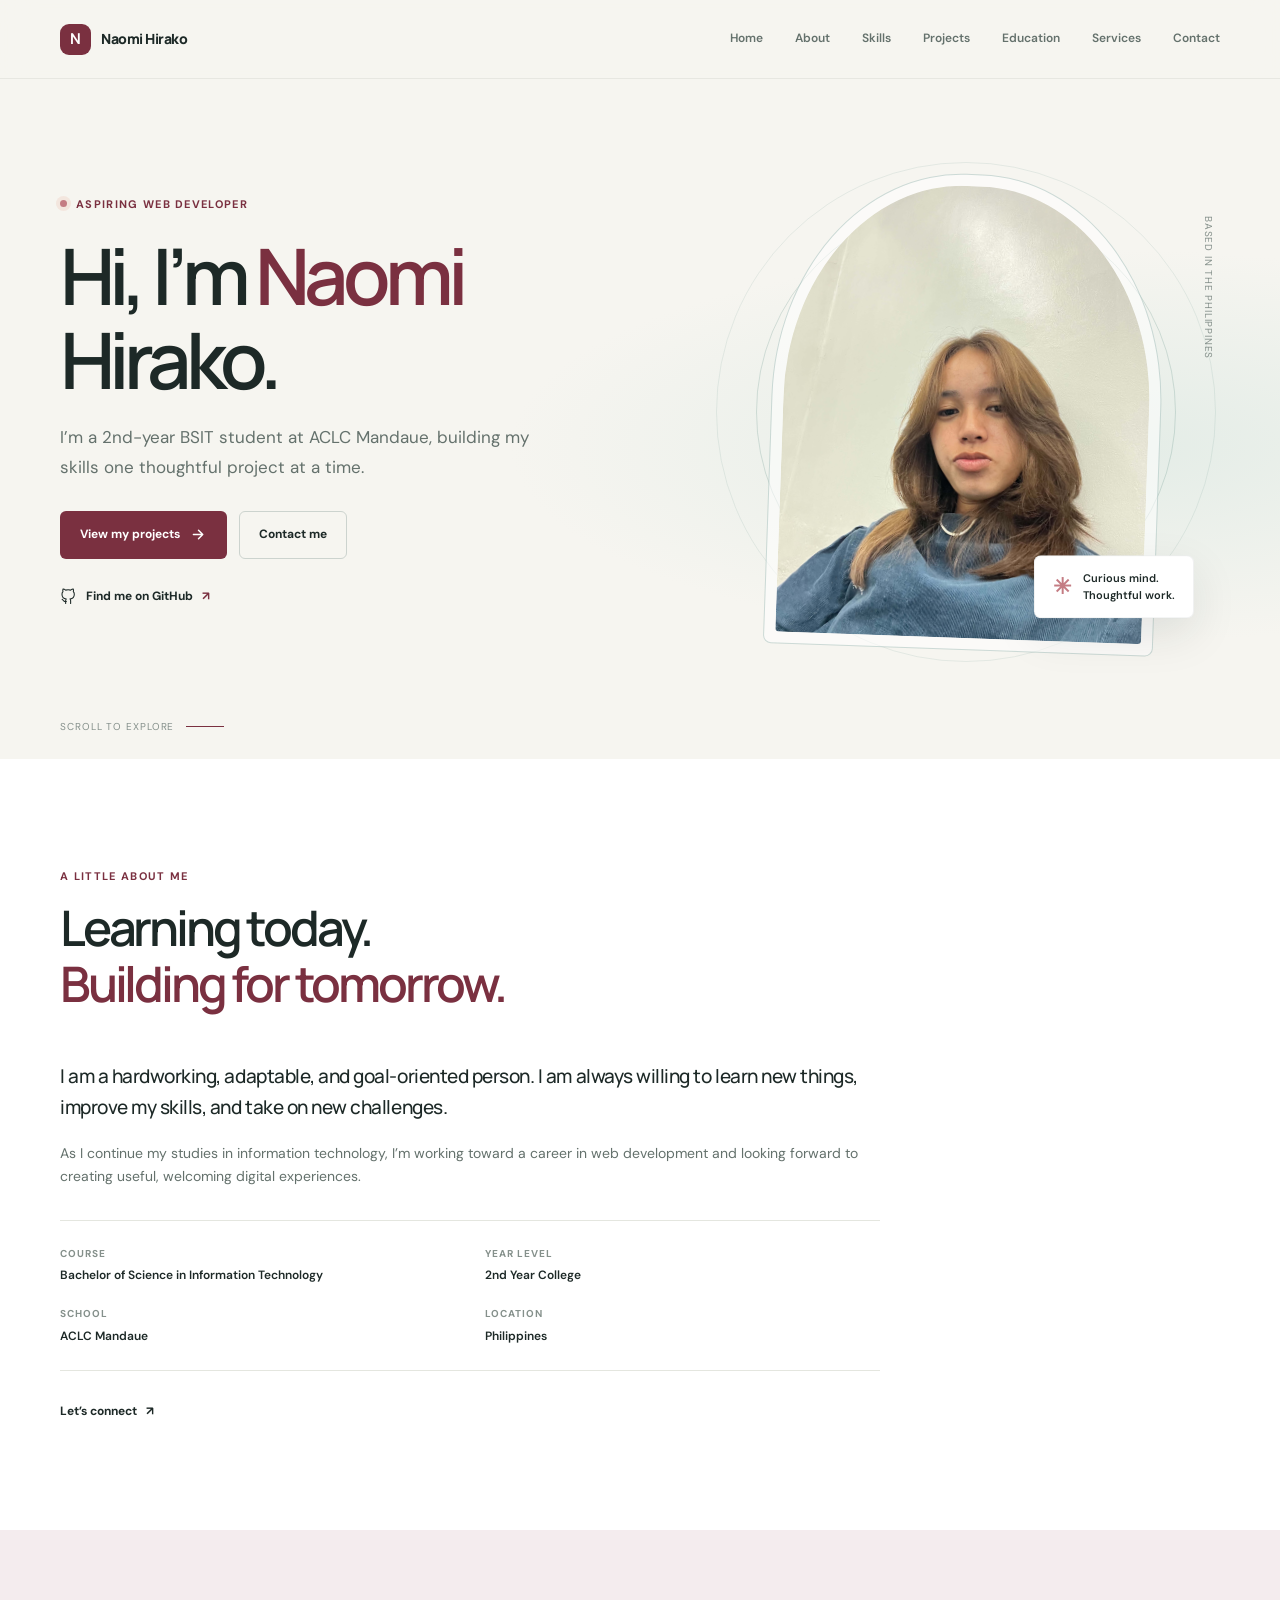
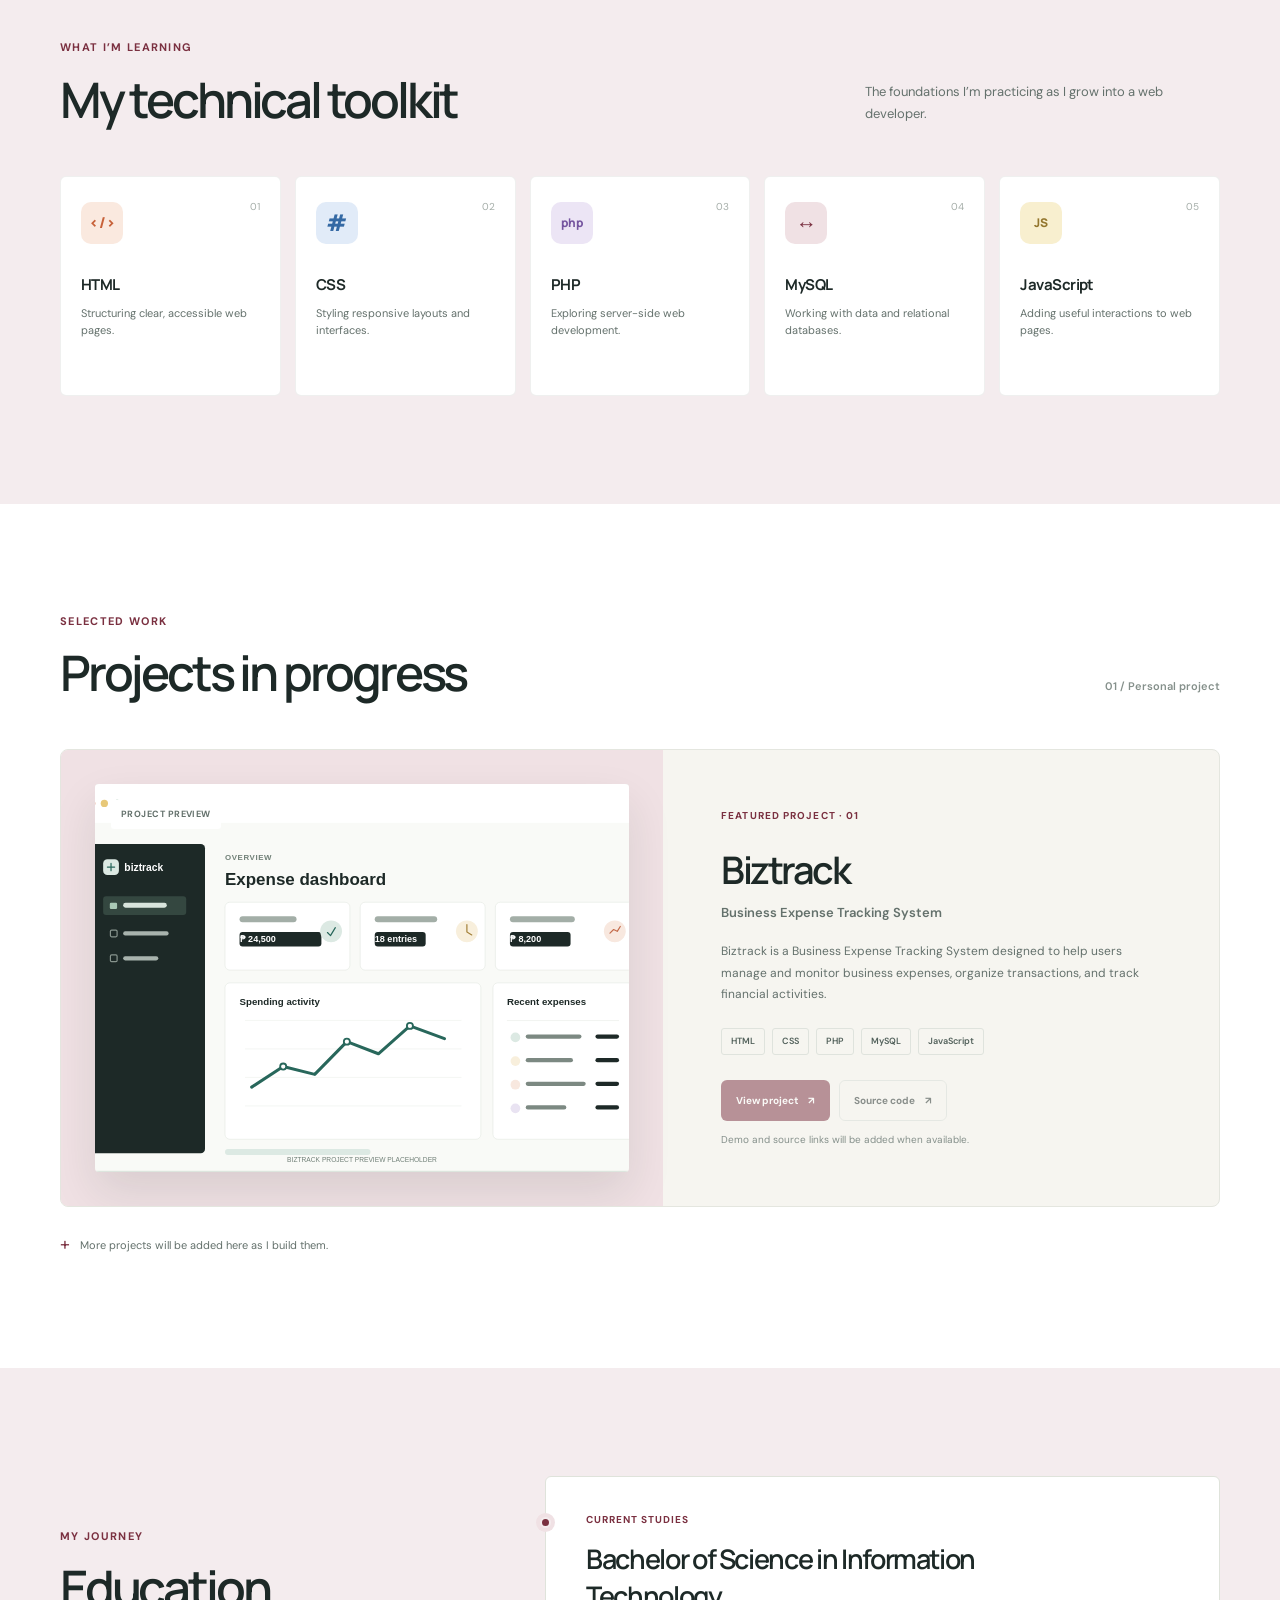
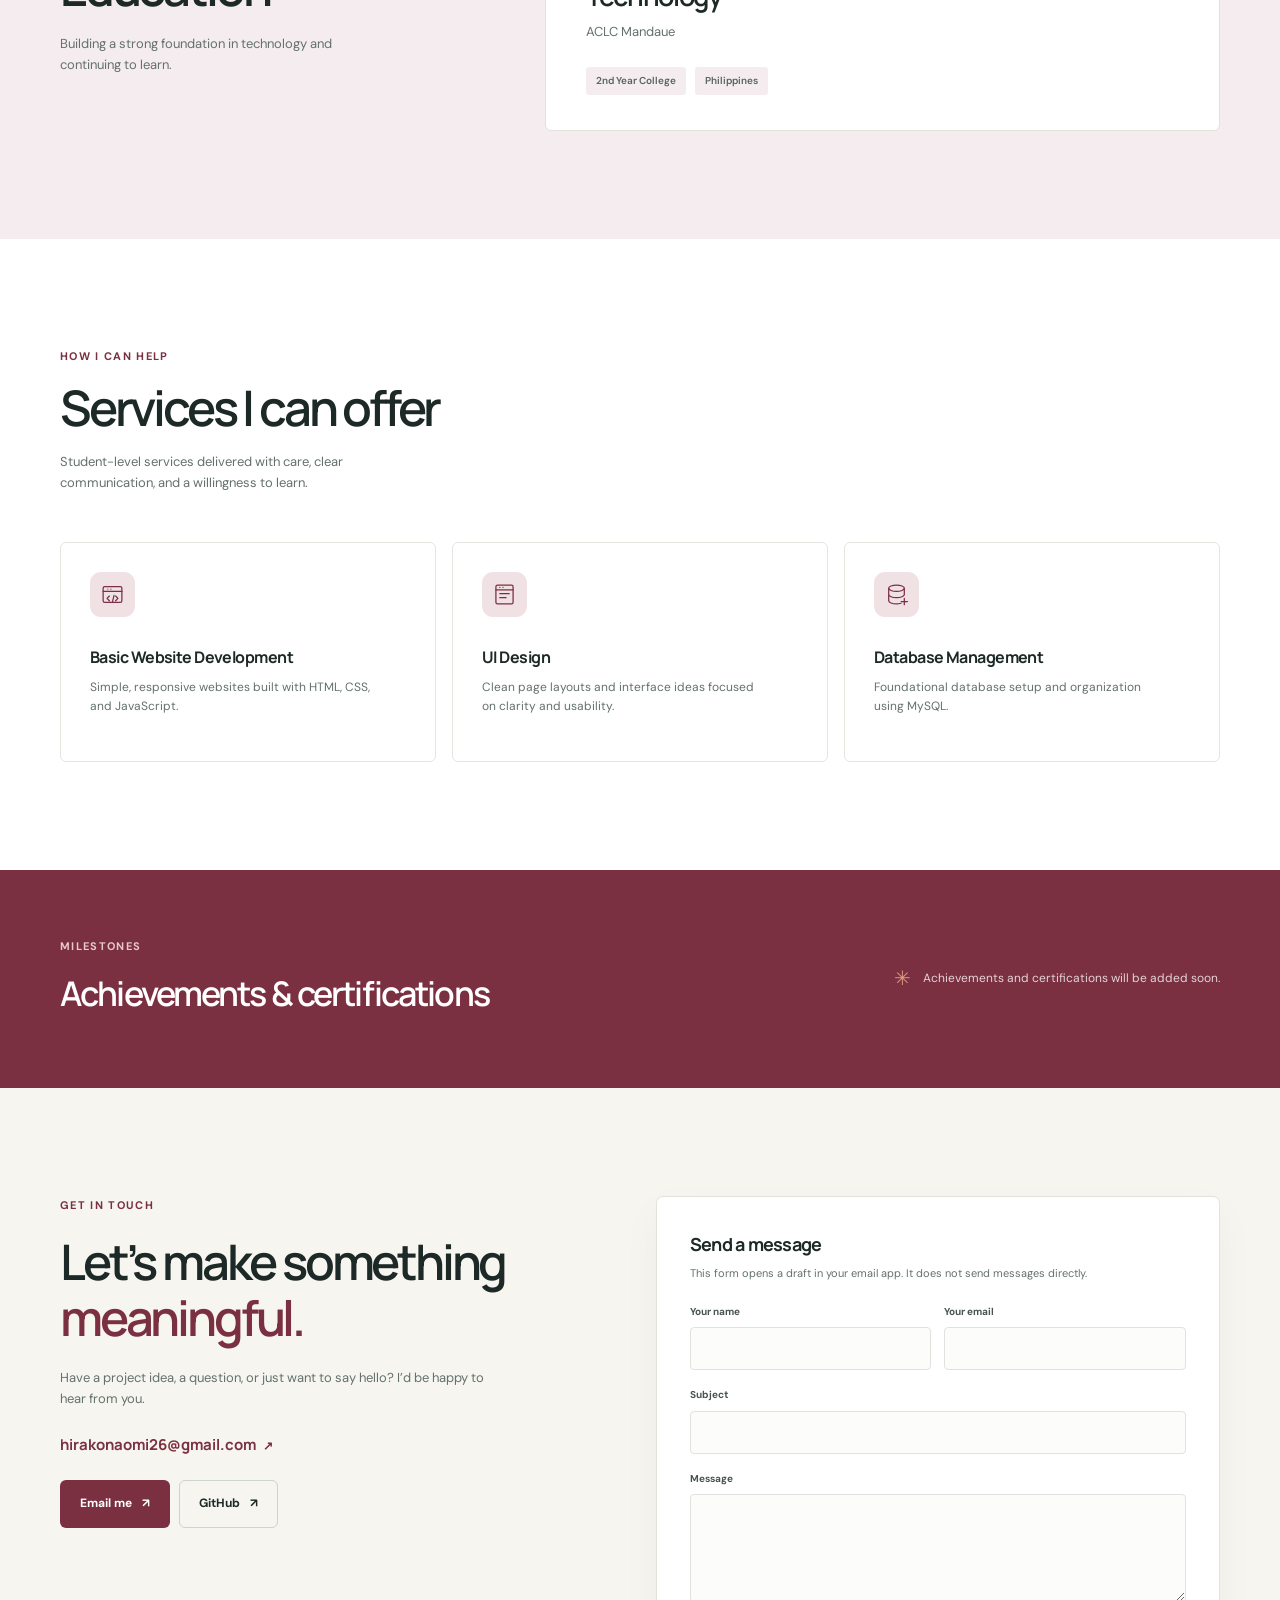
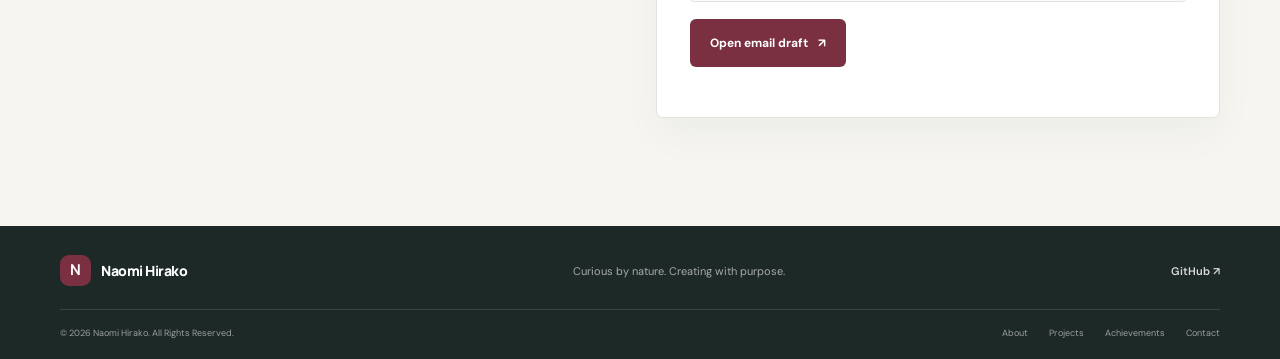
<file: portfolio/index.html>
<!doctype html>
<html lang="en">
  <head>
    <meta charset="utf-8" />
    <meta name="viewport" content="width=device-width, initial-scale=1" />
    <meta
      name="description"
      content="Naomi Hirako is an aspiring web developer and 2nd-year BSIT student at ACLC Mandaue."
    />
    <meta name="theme-color" content="#f6f5f0" />
    <title>Naomi Hirako — Aspiring Web Developer</title>
    <link rel="preconnect" href="https://fonts.googleapis.com" />
    <link rel="preconnect" href="https://fonts.gstatic.com" crossorigin />
    <link
      href="https://fonts.googleapis.com/css2?family=DM+Sans:wght@400;500;600;700&family=Manrope:wght@400;500;600;700;800&display=swap"
      rel="stylesheet"
    />
    <link rel="stylesheet" href="style.css" />
    <script src="script.js" defer></script>
  </head>
  <body>
    <a class="skip-link" href="#main">Skip to content</a>

    <header class="site-header">
      <nav class="nav container" aria-label="Main navigation">
        <a class="brand" href="#home" aria-label="Naomi Hirako, home">
          <span class="brand-mark" aria-hidden="true">N</span>
          <span>Naomi Hirako</span>
        </a>

        <button
          class="menu-toggle"
          type="button"
          aria-label="Open navigation menu"
          aria-expanded="false"
          aria-controls="primary-menu"
        >
          <span></span>
          <span></span>
        </button>

        <div class="nav-menu" id="primary-menu">
          <a class="nav-link" href="#home">Home</a>
          <a class="nav-link" href="#about">About</a>
          <a class="nav-link" href="#skills">Skills</a>
          <a class="nav-link" href="#projects">Projects</a>
          <a class="nav-link" href="#education">Education</a>
          <a class="nav-link" href="#services">Services</a>
          <a class="nav-link" href="#contact">Contact</a>
        </div>
      </nav>
    </header>

    <main id="main">
      <section class="hero section-shell" id="home" aria-labelledby="hero-title">
        <div class="hero-grid container">
          <div class="hero-copy">
            <p class="eyebrow"><span class="status-dot"></span> Aspiring Web Developer</p>
            <h1 id="hero-title">Hi, I’m <span>Naomi</span> Hirako.</h1>
            <p class="hero-lead">
              I’m a 2nd-year BSIT student at ACLC Mandaue, building my skills one thoughtful
              project at a time.
            </p>
            <div class="hero-actions">
              <a class="button button-primary" href="#projects">
                View my projects
                <svg viewBox="0 0 20 20" aria-hidden="true">
                  <path d="M4 10h11M10 5l5 5-5 5" />
                </svg>
              </a>
              <a class="button button-outline" href="#contact">Contact me</a>
            </div>
            <a
              class="text-link hero-github"
              href="https://github.com/mingkaymingaw"
              target="_blank"
              rel="noopener noreferrer"
            >
              <svg viewBox="0 0 24 24" aria-hidden="true">
                <path
                  d="M9 19c-4.3 1.4-4.3-2.5-6-3m12 6v-3.9a3.4 3.4 0 0 0-.9-2.7c3-.3 6.1-1.5 6.1-6.7a5.2 5.2 0 0 0-1.4-3.6 4.8 4.8 0 0 0-.1-3.6S17.5 1.2 15 3a13.2 13.2 0 0 0-7 0C5.5 1.2 4.3 1.5 4.3 1.5a4.8 4.8 0 0 0-.1 3.6A5.2 5.2 0 0 0 2.8 8.7c0 5.2 3.1 6.4 6.1 6.7A3.4 3.4 0 0 0 8 18v4"
                />
              </svg>
              Find me on GitHub
              <span aria-hidden="true">↗</span>
            </a>
          </div>

          <div class="hero-visual">
            <div class="portrait-frame">
              <img
                class="portrait-image"
                src="assets/profile.png"
                alt="Naomi Hirako"
                width="480"
                height="560"
              />
              <div class="portrait-caption">
                <span class="caption-icon" aria-hidden="true">✳</span>
                <span>Curious mind.<br />Thoughtful work.</span>
              </div>
            </div>
            <span class="hero-orbit orbit-one" aria-hidden="true"></span>
            <span class="hero-orbit orbit-two" aria-hidden="true"></span>
            <span class="hero-note">Based in the Philippines</span>
          </div>
        </div>
        <a class="scroll-cue" href="#about">
          <span>Scroll to explore</span>
          <span class="scroll-line" aria-hidden="true"></span>
        </a>
      </section>

      <section class="section section-about" id="about" aria-labelledby="about-title">
        <div class="container">
          <div class="section-heading">
            <p class="eyebrow">A little about me</p>
            <h2 id="about-title">Learning today.<br /><span>Building for tomorrow.</span></h2>
          </div>
          <div class="about-grid">
            <div class="about-copy">
              <p class="about-intro">
                I am a hardworking, adaptable, and goal-oriented person. I am always willing to
                learn new things, improve my skills, and take on new challenges.
              </p>
              <p>
                As I continue my studies in information technology, I’m working toward a career
                in web development and looking forward to creating useful, welcoming digital
                experiences.
              </p>
              <div class="about-facts">
                <div class="fact">
                  <span class="fact-label">Course</span>
                  <span class="fact-value">Bachelor of Science in Information Technology</span>
                </div>
                <div class="fact">
                  <span class="fact-label">Year level</span>
                  <span class="fact-value">2nd Year College</span>
                </div>
                <div class="fact">
                  <span class="fact-label">School</span>
                  <span class="fact-value">ACLC Mandaue</span>
                </div>
                <div class="fact">
                  <span class="fact-label">Location</span>
                  <span class="fact-value">Philippines</span>
                </div>
              </div>
              <a class="text-link" href="#contact">
                Let’s connect <span aria-hidden="true">↗</span>
              </a>
            </div>
          </div>
        </div>
      </section>

      <section class="section section-tint" id="skills" aria-labelledby="skills-title">
        <div class="container">
          <div class="section-heading section-heading-row">
            <div>
              <p class="eyebrow">What I’m learning</p>
              <h2 id="skills-title">My technical toolkit</h2>
            </div>
            <p class="section-aside">
              The foundations I’m practicing as I grow into a web developer.
            </p>
          </div>
          <div class="skills-grid">
            <article class="skill-card">
              <span class="skill-number">01</span>
              <span class="skill-icon icon-orange" aria-hidden="true">&lt;/&gt;</span>
              <h3>HTML</h3>
              <p>Structuring clear, accessible web pages.</p>
            </article>
            <article class="skill-card">
              <span class="skill-number">02</span>
              <span class="skill-icon icon-blue" aria-hidden="true">#</span>
              <h3>CSS</h3>
              <p>Styling responsive layouts and interfaces.</p>
            </article>
            <article class="skill-card">
              <span class="skill-number">03</span>
              <span class="skill-icon icon-purple" aria-hidden="true">php</span>
              <h3>PHP</h3>
              <p>Exploring server-side web development.</p>
            </article>
            <article class="skill-card">
              <span class="skill-number">04</span>
              <span class="skill-icon icon-maroon" aria-hidden="true">↔</span>
              <h3>MySQL</h3>
              <p>Working with data and relational databases.</p>
            </article>
            <article class="skill-card">
              <span class="skill-number">05</span>
              <span class="skill-icon icon-yellow" aria-hidden="true">JS</span>
              <h3>JavaScript</h3>
              <p>Adding useful interactions to web pages.</p>
            </article>
          </div>
        </div>
      </section>

      <section class="section section-projects" id="projects" aria-labelledby="projects-title">
        <div class="container">
          <div class="section-heading section-heading-row">
            <div>
              <p class="eyebrow">Selected work</p>
              <h2 id="projects-title">Projects in progress</h2>
            </div>
            <span class="project-count">01 / Personal project</span>
          </div>

          <article class="project-card">
            <div class="project-preview">
              <img
                src="assets/biztrack-placeholder.svg"
                alt="Preview placeholder for the Biztrack business expense tracking system"
                width="960"
                height="640"
                loading="lazy"
              />
              <span class="preview-tag">Project preview</span>
            </div>
            <div class="project-details">
              <p class="project-kicker">Featured project · 01</p>
              <h3>Biztrack</h3>
              <p class="project-subtitle">Business Expense Tracking System</p>
              <p class="project-description">
                Biztrack is a Business Expense Tracking System designed to help users manage
                and monitor business expenses, organize transactions, and track financial
                activities.
              </p>
              <div class="tag-list" aria-label="Technologies used">
                <span>HTML</span><span>CSS</span><span>PHP</span><span>MySQL</span
                ><span>JavaScript</span>
              </div>
              <div class="project-actions">
                <button class="button button-primary" type="button" disabled title="Project demo link not provided">
                  View project <span aria-hidden="true">↗</span>
                </button>
                <button class="button button-quiet" type="button" disabled title="Source code link not provided">
                  Source code <span aria-hidden="true">↗</span>
                </button>
              </div>
              <p class="link-note">Demo and source links will be added when available.</p>
            </div>
          </article>
          <p class="project-maintenance-note">
            <span aria-hidden="true">+</span> More projects will be added here as I build them.
          </p>
        </div>
      </section>

      <section class="section section-tint" id="education" aria-labelledby="education-title">
        <div class="container education-layout">
          <div class="section-heading">
            <p class="eyebrow">My journey</p>
            <h2 id="education-title">Education</h2>
            <p class="section-aside">
              Building a strong foundation in technology and continuing to learn.
            </p>
          </div>
          <article class="education-card">
            <span class="education-marker" aria-hidden="true"></span>
            <p class="education-label">Current studies</p>
            <h3>Bachelor of Science in Information Technology</h3>
            <p class="education-school">ACLC Mandaue</p>
            <div class="education-meta">
              <span>2nd Year College</span>
              <span>Philippines</span>
            </div>
          </article>
        </div>
      </section>

      <section class="section section-services" id="services" aria-labelledby="services-title">
        <div class="container">
          <div class="section-heading">
            <p class="eyebrow">How I can help</p>
            <h2 id="services-title">Services I can offer</h2>
            <p class="section-aside">
              Student-level services delivered with care, clear communication, and a willingness
              to learn.
            </p>
          </div>
          <div class="services-grid">
            <article class="service-card">
              <span class="service-icon" aria-hidden="true">
                <svg viewBox="0 0 32 32"><rect x="4" y="6" width="24" height="20" rx="2" /><path d="M4 12h24M10 9h.01M14 9h.01M12 18l-3 3 3 3m8-6 3 3-3 3m-2-7-2 8" /></svg>
              </span>
              <h3>Basic Website Development</h3>
              <p>Simple, responsive websites built with HTML, CSS, and JavaScript.</p>
            </article>
            <article class="service-card">
              <span class="service-icon" aria-hidden="true">
                <svg viewBox="0 0 32 32"><rect x="5" y="4" width="22" height="24" rx="2" /><path d="M5 10h22M10 7h.01M14 7h.01M10 15h12M10 20h8" /></svg>
              </span>
              <h3>UI Design</h3>
              <p>Clean page layouts and interface ideas focused on clarity and usability.</p>
            </article>
            <article class="service-card">
              <span class="service-icon" aria-hidden="true">
                <svg viewBox="0 0 32 32"><ellipse cx="16" cy="8" rx="10" ry="4" /><path d="M6 8v8c0 2.2 4.5 4 10 4s10-1.8 10-4V8M6 16v8c0 2.2 4.5 4 10 4 2.1 0 4-.3 5.8-.8" /><path d="M26 21v8m-4-4h8" /></svg>
              </span>
              <h3>Database Management</h3>
              <p>Foundational database setup and organization using MySQL.</p>
            </article>
          </div>
        </div>
      </section>

      <section class="section section-achievements" id="achievements" aria-labelledby="achievements-title">
        <div class="container achievements-inner">
          <div>
            <p class="eyebrow">Milestones</p>
            <h2 id="achievements-title">Achievements &amp; certifications</h2>
          </div>
          <p class="achievement-placeholder">
            <span aria-hidden="true">✳</span>
            Achievements and certifications will be added soon.
          </p>
        </div>
      </section>

      <section class="section section-contact" id="contact" aria-labelledby="contact-title">
        <div class="container contact-layout">
          <div class="contact-copy">
            <p class="eyebrow">Get in touch</p>
            <h2 id="contact-title">Let’s make something <span>meaningful.</span></h2>
            <p>
              Have a project idea, a question, or just want to say hello? I’d be happy to hear
              from you.
            </p>
            <a class="contact-email" href="mailto:hirakonaomi26@gmail.com">
              hirakonaomi26@gmail.com <span aria-hidden="true">↗</span>
            </a>
            <div class="contact-socials">
              <a
                class="button button-light"
                href="mailto:hirakonaomi26@gmail.com"
              >Email me <span aria-hidden="true">↗</span></a>
              <a
                class="button button-contact-outline"
                href="https://github.com/mingkaymingaw"
                target="_blank"
                rel="noopener noreferrer"
              >GitHub <span aria-hidden="true">↗</span></a>
            </div>
          </div>
          <form class="contact-form" id="contact-form">
            <div class="form-heading">
              <h3>Send a message</h3>
              <p>This form opens a draft in your email app. It does not send messages directly.</p>
            </div>
            <div class="form-row">
              <label>
                <span>Your name</span>
                <input type="text" name="name" autocomplete="name" required />
              </label>
              <label>
                <span>Your email</span>
                <input type="email" name="email" autocomplete="email" required />
              </label>
            </div>
            <label>
              <span>Subject</span>
              <input type="text" name="subject" required />
            </label>
            <label>
              <span>Message</span>
              <textarea name="message" rows="4" required></textarea>
            </label>
            <button class="button button-primary form-submit" type="submit">
              Open email draft <span aria-hidden="true">↗</span>
            </button>
            <p class="form-feedback" id="form-feedback" role="status" aria-live="polite"></p>
          </form>
        </div>
      </section>
    </main>

    <footer class="site-footer">
      <div class="container footer-main">
        <a class="brand footer-brand" href="#home">
          <span class="brand-mark" aria-hidden="true">N</span>
          <span>Naomi Hirako</span>
        </a>
        <p>Curious by nature. Creating with purpose.</p>
        <a class="footer-github" href="https://github.com/mingkaymingaw" target="_blank" rel="noopener noreferrer">
          GitHub <span aria-hidden="true">↗</span>
        </a>
      </div>
      <div class="container footer-bottom">
        <span>© 2026 Naomi Hirako. All Rights Reserved.</span>
        <div class="footer-links">
          <a href="#about">About</a>
          <a href="#projects">Projects</a>
          <a href="#achievements">Achievements</a>
          <a href="#contact">Contact</a>
        </div>
      </div>
    </footer>
  </body>
</html>
</file>
<file: portfolio/style.css>
:root {
  color-scheme: light;
  --ink: #1d2927;
  --muted: #64716c;
  --soft-muted: #85908b;
  --paper: #f6f5f0;
  --white: #fff;
  --line: #e4e6df;
  --tint: #f4ecee;
  --accent: #7a3040;
  --accent-dark: #5d2230;
  --accent-soft: #f0e1e4;
  --coral: #c47c83;
  --font-body: "DM Sans", sans-serif;
  --font-display: "Manrope", sans-serif;
  --container: 1160px;
}

* {
  box-sizing: border-box;
}

html {
  scroll-behavior: smooth;
  scroll-padding-top: 88px;
}

body {
  margin: 0;
  background: var(--paper);
  color: var(--ink);
  font-family: var(--font-body);
  font-size: 15px;
  line-height: 1.65;
  -webkit-font-smoothing: antialiased;
}

body,
button,
input,
textarea {
  font-family: var(--font-body);
}

button,
a {
  -webkit-tap-highlight-color: transparent;
}

a {
  color: inherit;
  text-decoration: none;
}

button {
  color: inherit;
}

img,
svg {
  display: block;
}

img {
  max-width: 100%;
}

::selection {
  background: var(--accent-soft);
  color: var(--ink);
}

.container {
  width: min(var(--container), calc(100% - 64px));
  margin-inline: auto;
}

.skip-link {
  position: fixed;
  z-index: 20;
  top: 12px;
  left: 12px;
  padding: 10px 14px;
  transform: translateY(-150%);
  border-radius: 6px;
  background: var(--ink);
  color: var(--white);
}

.skip-link:focus {
  transform: translateY(0);
}

.site-header {
  position: sticky;
  z-index: 10;
  top: 0;
  border-bottom: 1px solid rgb(29 41 39 / 7%);
  background: rgb(246 245 240 / 94%);
  backdrop-filter: blur(16px);
}

.nav {
  display: flex;
  min-height: 78px;
  align-items: center;
  justify-content: space-between;
}

.brand {
  display: inline-flex;
  align-items: center;
  gap: 10px;
  font-family: var(--font-display);
  font-size: 14px;
  font-weight: 800;
  letter-spacing: -0.035em;
}

.brand-mark {
  display: grid;
  width: 31px;
  height: 31px;
  place-items: center;
  border-radius: 9px;
  background: var(--accent);
  color: var(--white);
  font-size: 15px;
  font-weight: 700;
}

.nav-menu {
  display: flex;
  align-items: center;
  gap: clamp(16px, 2.5vw, 32px);
}

.nav-link {
  color: var(--muted);
  font-size: 12px;
  font-weight: 600;
  transition: color 180ms ease;
}

.nav-link:hover,
.nav-link:focus-visible {
  color: var(--accent);
}

.menu-toggle {
  display: none;
}

.section-shell {
  position: relative;
}

.hero {
  min-height: 680px;
  overflow: hidden;
  padding: 88px 0 92px;
  background:
    radial-gradient(ellipse at 86% 54%, rgb(220 233 227 / 72%), transparent 38%),
    var(--paper);
}

.hero-grid {
  display: grid;
  min-height: 490px;
  grid-template-columns: 1.08fr 0.92fr;
  align-items: center;
  gap: 56px;
}

.hero-copy {
  position: relative;
  z-index: 1;
  padding-bottom: 16px;
}

.eyebrow {
  display: flex;
  align-items: center;
  gap: 9px;
  margin: 0 0 20px;
  color: var(--accent);
  font-size: 11px;
  font-weight: 700;
  letter-spacing: 0.12em;
  text-transform: uppercase;
}

.status-dot {
  width: 7px;
  height: 7px;
  border-radius: 50%;
  background: var(--coral);
  box-shadow: 0 0 0 4px rgb(217 123 94 / 12%);
}

h1,
h2,
h3,
p {
  margin-top: 0;
}

h1,
h2,
h3 {
  font-family: var(--font-display);
}

.hero h1 {
  max-width: 660px;
  margin-bottom: 22px;
  font-size: clamp(48px, 6.1vw, 78px);
  font-weight: 600;
  letter-spacing: -0.075em;
  line-height: 1.08;
}

.hero h1 span,
.section-heading h2 span,
.contact-copy h2 span {
  color: var(--accent);
}

.hero-lead {
  max-width: 490px;
  margin-bottom: 28px;
  color: var(--muted);
  font-size: 17px;
  line-height: 1.75;
}

.hero-actions,
.project-actions,
.contact-socials {
  display: flex;
  flex-wrap: wrap;
  align-items: center;
  gap: 12px;
}

.button {
  display: inline-flex;
  min-height: 48px;
  align-items: center;
  justify-content: center;
  gap: 10px;
  padding: 0 19px;
  border: 1px solid transparent;
  border-radius: 6px;
  cursor: pointer;
  font-size: 12px;
  font-weight: 700;
  transition:
    background 180ms ease,
    border-color 180ms ease,
    color 180ms ease,
    transform 180ms ease;
}

.button:not(:disabled):hover {
  transform: translateY(-2px);
}

.button svg {
  width: 17px;
  height: 17px;
  fill: none;
  stroke: currentColor;
  stroke-linecap: round;
  stroke-linejoin: round;
  stroke-width: 1.7;
}

.button-primary {
  background: var(--accent);
  color: var(--white);
}

.button-primary:hover,
.button-primary:focus-visible {
  background: var(--accent-dark);
}

.button-outline {
  border-color: #ccd3ce;
  background: transparent;
  color: var(--ink);
}

.button-outline:hover,
.button-outline:focus-visible {
  border-color: var(--accent);
  color: var(--accent);
}

.hero-github {
  margin-top: 28px;
}

.text-link {
  display: inline-flex;
  align-items: center;
  gap: 9px;
  color: var(--ink);
  font-size: 12px;
  font-weight: 700;
  transition: color 180ms ease;
}

.text-link:hover,
.text-link:focus-visible {
  color: var(--accent);
}

.hero-github svg {
  width: 17px;
  height: 17px;
  fill: none;
  stroke: currentColor;
  stroke-linecap: round;
  stroke-linejoin: round;
  stroke-width: 1.5;
}

.hero-github > span {
  color: var(--accent);
}

.hero-visual {
  position: relative;
  display: grid;
  min-height: 480px;
  place-items: center;
}

.portrait-frame {
  position: relative;
  z-index: 1;
  width: min(390px, 84%);
  aspect-ratio: 0.82;
  padding: 11px;
  border: 1px solid rgb(40 103 91 / 22%);
  border-radius: 48% 48% 8px 8px;
  background: rgb(255 255 255 / 54%);
  transform: rotate(2deg);
}

.portrait-image {
  width: 100%;
  height: 100%;
  border-radius: 48% 48% 4px 4px;
  object-fit: cover;
}

.portrait-caption {
  position: absolute;
  right: -40px;
  bottom: 36px;
  display: flex;
  align-items: center;
  gap: 12px;
  padding: 14px 18px;
  border: 1px solid rgb(29 41 39 / 6%);
  border-radius: 7px;
  background: var(--white);
  box-shadow: 0 16px 45px rgb(29 41 39 / 10%);
  font-size: 11px;
  font-weight: 600;
  line-height: 1.5;
  transform: rotate(-2deg);
}

.caption-icon {
  color: var(--coral);
  font-size: 22px;
}

.hero-orbit {
  position: absolute;
  border: 1px solid rgb(40 103 91 / 17%);
  border-radius: 50%;
}

.orbit-one {
  width: 420px;
  height: 420px;
}

.orbit-two {
  width: 500px;
  height: 500px;
  border-color: rgb(40 103 91 / 9%);
}

.hero-note {
  position: absolute;
  top: 44px;
  right: 4px;
  color: var(--soft-muted);
  font-size: 10px;
  letter-spacing: 0.08em;
  text-transform: uppercase;
  writing-mode: vertical-rl;
}

.scroll-cue {
  position: absolute;
  bottom: 24px;
  left: max(32px, calc((100% - var(--container)) / 2));
  display: flex;
  align-items: center;
  gap: 12px;
  color: var(--soft-muted);
  font-size: 10px;
  letter-spacing: 0.09em;
  text-transform: uppercase;
}

.scroll-line {
  width: 38px;
  height: 1px;
  background: var(--accent);
}

.section {
  padding: 108px 0;
}

.section-about {
  background: var(--white);
}

.section-heading {
  margin-bottom: 48px;
}

.section-heading .eyebrow {
  margin-bottom: 15px;
}

.section-heading h2,
.contact-copy h2 {
  margin-bottom: 0;
  font-size: clamp(34px, 4vw, 49px);
  font-weight: 600;
  letter-spacing: -0.065em;
  line-height: 1.15;
}

.about-grid {
  display: grid;
  grid-template-columns: minmax(0, 1fr);
}

.about-copy {
  max-width: 820px;
}

.about-copy > p {
  margin-bottom: 18px;
  color: var(--muted);
  font-size: 14px;
}

.about-copy .about-intro {
  color: var(--ink);
  font-family: var(--font-display);
  font-size: 19px;
  font-weight: 500;
  letter-spacing: -0.025em;
  line-height: 1.65;
}

.about-facts {
  display: grid;
  grid-template-columns: 1fr 1fr;
  gap: 22px 30px;
  margin: 32px 0 27px;
  padding: 25px 0;
  border-top: 1px solid var(--line);
  border-bottom: 1px solid var(--line);
}

.fact {
  display: grid;
  gap: 4px;
}

.fact-label {
  color: var(--soft-muted);
  font-size: 10px;
  font-weight: 700;
  letter-spacing: 0.1em;
  text-transform: uppercase;
}

.fact-value {
  color: var(--ink);
  font-size: 12px;
  font-weight: 600;
  line-height: 1.5;
}

.section-tint {
  background: var(--tint);
}

.section-heading-row {
  display: flex;
  align-items: end;
  justify-content: space-between;
  gap: 30px;
}

.section-aside {
  max-width: 355px;
  margin: 0 0 4px;
  color: var(--muted);
  font-size: 13px;
}

.skills-grid {
  display: grid;
  grid-template-columns: repeat(5, 1fr);
  gap: 14px;
}

.skill-card {
  position: relative;
  min-height: 220px;
  padding: 25px 20px;
  border: 1px solid rgb(29 41 39 / 7%);
  border-radius: 6px;
  background: var(--white);
  transition:
    transform 180ms ease,
    box-shadow 180ms ease;
}

.skill-card:hover {
  transform: translateY(-4px);
  box-shadow: 0 16px 36px rgb(29 41 39 / 7%);
}

.skill-number {
  position: absolute;
  top: 22px;
  right: 20px;
  color: #a4ada8;
  font-size: 10px;
}

.skill-icon {
  display: grid;
  width: 42px;
  height: 42px;
  place-items: center;
  margin-bottom: 29px;
  border-radius: 10px;
  font-family: var(--font-display);
  font-size: 15px;
  font-weight: 800;
}

.icon-orange {
  background: #fae9df;
  color: #c76139;
}

.icon-blue {
  background: #e1ebf8;
  color: #3469a4;
  font-size: 23px;
}

.icon-purple {
  background: #ece5f5;
  color: #7656a0;
  font-size: 12px;
}

.icon-maroon {
  background: var(--accent-soft);
  color: var(--accent);
  font-size: 21px;
}

.icon-yellow {
  background: #f8efcf;
  color: #93762d;
  font-size: 12px;
}

.skill-card h3,
.service-card h3 {
  margin-bottom: 7px;
  font-size: 15px;
  font-weight: 700;
  letter-spacing: -0.035em;
}

.skill-card p,
.service-card p {
  margin-bottom: 0;
  color: var(--muted);
  font-size: 11px;
  line-height: 1.6;
}

.section-projects {
  background: var(--white);
}

.project-count {
  margin-bottom: 6px;
  color: var(--soft-muted);
  font-size: 11px;
  font-weight: 600;
}

.project-card {
  display: grid;
  grid-template-columns: 1.04fr 0.96fr;
  overflow: hidden;
  border: 1px solid var(--line);
  border-radius: 8px;
  background: var(--paper);
}

.project-preview {
  position: relative;
  min-height: 425px;
  padding: 34px;
  background: var(--accent-soft);
}

.project-preview img {
  width: 100%;
  height: 100%;
  min-height: 355px;
  border-radius: 4px;
  object-fit: cover;
  box-shadow: 0 20px 46px rgb(29 41 39 / 11%);
}

.preview-tag {
  position: absolute;
  top: 50px;
  left: 50px;
  padding: 7px 10px;
  border-radius: 3px;
  background: var(--white);
  color: var(--muted);
  font-size: 9px;
  font-weight: 700;
  letter-spacing: 0.05em;
  text-transform: uppercase;
}

.project-details {
  display: flex;
  flex-direction: column;
  align-items: flex-start;
  justify-content: center;
  padding: clamp(30px, 5vw, 58px);
}

.project-kicker {
  margin-bottom: 13px;
  color: var(--accent);
  font-size: 10px;
  font-weight: 700;
  letter-spacing: 0.11em;
  text-transform: uppercase;
}

.project-details h3 {
  margin-bottom: 1px;
  font-size: 38px;
  font-weight: 600;
  letter-spacing: -0.065em;
}

.project-subtitle {
  margin-bottom: 18px;
  color: var(--muted);
  font-size: 13px;
  font-weight: 600;
}

.project-description {
  margin-bottom: 22px;
  color: var(--muted);
  font-size: 12px;
  line-height: 1.8;
}

.tag-list {
  display: flex;
  flex-wrap: wrap;
  gap: 7px;
  margin-bottom: 25px;
}

.tag-list span {
  padding: 5px 9px;
  border: 1px solid #dfe3dd;
  border-radius: 3px;
  color: #52615b;
  font-size: 9px;
  font-weight: 600;
}

.project-actions {
  gap: 9px;
}

.project-actions .button {
  min-height: 41px;
  padding-inline: 14px;
  font-size: 10px;
}

.button:disabled {
  cursor: not-allowed;
  opacity: 0.5;
}

.button-quiet {
  border-color: #d6dcd7;
  background: transparent;
  color: var(--ink);
}

.link-note {
  margin: 11px 0 0;
  color: var(--soft-muted);
  font-size: 10px;
}

.project-maintenance-note {
  display: flex;
  align-items: center;
  gap: 10px;
  margin: 23px 0 0;
  color: var(--muted);
  font-size: 11px;
}

.project-maintenance-note span {
  color: var(--accent);
  font-size: 18px;
}

.education-layout {
  display: grid;
  grid-template-columns: 0.75fr 1.25fr;
  align-items: center;
  gap: 80px;
}

.education-layout .section-heading {
  margin-bottom: 0;
}

.education-layout .section-aside {
  max-width: 310px;
  margin-top: 16px;
}

.education-card {
  position: relative;
  padding: 35px 40px;
  border: 1px solid #dfe3db;
  border-radius: 6px;
  background: var(--white);
}

.education-marker {
  position: absolute;
  top: 40px;
  left: -6px;
  width: 11px;
  height: 11px;
  border: 2px solid var(--tint);
  border-radius: 50%;
  background: var(--accent);
  box-shadow: 0 0 0 4px var(--accent-soft);
}

.education-label {
  margin-bottom: 13px;
  color: var(--accent);
  font-size: 10px;
  font-weight: 700;
  letter-spacing: 0.1em;
  text-transform: uppercase;
}

.education-card h3 {
  max-width: 480px;
  margin-bottom: 7px;
  font-size: clamp(20px, 2.6vw, 27px);
  font-weight: 600;
  letter-spacing: -0.05em;
  line-height: 1.35;
}

.education-school {
  margin-bottom: 24px;
  color: var(--muted);
  font-size: 13px;
}

.education-meta {
  display: flex;
  flex-wrap: wrap;
  gap: 9px;
}

.education-meta span {
  padding: 6px 10px;
  border-radius: 3px;
  background: var(--tint);
  color: #57645e;
  font-size: 10px;
  font-weight: 600;
}

.section-services {
  background: var(--white);
}

.section-services .section-heading {
  max-width: 620px;
}

.section-services .section-aside {
  margin-top: 14px;
}

.services-grid {
  display: grid;
  grid-template-columns: repeat(3, 1fr);
  gap: 16px;
}

.service-card {
  min-height: 220px;
  padding: 29px;
  border: 1px solid var(--line);
  border-radius: 6px;
  transition:
    border-color 180ms ease,
    transform 180ms ease;
}

.service-card:hover {
  transform: translateY(-3px);
  border-color: #caa3aa;
}

.service-icon {
  display: grid;
  width: 45px;
  height: 45px;
  place-items: center;
  margin-bottom: 27px;
  border-radius: 11px;
  background: var(--accent-soft);
  color: var(--accent);
}

.service-icon svg {
  width: 25px;
  height: 25px;
  fill: none;
  stroke: currentColor;
  stroke-linecap: round;
  stroke-linejoin: round;
  stroke-width: 1.6;
}

.service-card h3 {
  margin-bottom: 8px;
  font-size: 16px;
}

.service-card p {
  max-width: 280px;
  font-size: 12px;
}

.section-achievements {
  padding: 67px 0;
  background: var(--accent);
  color: var(--white);
}

.achievements-inner {
  display: flex;
  align-items: center;
  justify-content: space-between;
  gap: 40px;
}

.section-achievements .eyebrow {
  margin-bottom: 10px;
  color: #e8c8ce;
}

.section-achievements h2 {
  margin: 0;
  font-size: clamp(24px, 3vw, 34px);
  font-weight: 600;
  letter-spacing: -0.055em;
}

.achievement-placeholder {
  display: flex;
  align-items: center;
  gap: 12px;
  margin: 0;
  color: rgb(255 255 255 / 79%);
  font-size: 12px;
}

.achievement-placeholder span {
  color: #d99a7c;
  font-size: 20px;
}

.section-contact {
  background: var(--paper);
}

.contact-layout {
  display: grid;
  grid-template-columns: 0.92fr 1.08fr;
  align-items: start;
  gap: clamp(50px, 9vw, 115px);
}

.contact-copy h2 {
  max-width: 480px;
  margin-bottom: 20px;
}

.contact-copy > p:not(.eyebrow) {
  max-width: 430px;
  margin-bottom: 24px;
  color: var(--muted);
  font-size: 13px;
}

.contact-email {
  display: inline-block;
  margin-bottom: 22px;
  color: var(--accent);
  font-family: var(--font-display);
  font-size: 15px;
  font-weight: 700;
}

.contact-email span {
  margin-left: 4px;
  font-size: 12px;
}

.contact-socials {
  gap: 9px;
}

.button-light {
  background: var(--accent);
  color: var(--white);
}

.button-contact-outline {
  border-color: #cbd4ce;
  color: var(--ink);
}

.button-contact-outline:hover {
  border-color: var(--accent);
  color: var(--accent);
}

.contact-form {
  display: grid;
  gap: 17px;
  padding: 33px;
  border: 1px solid #e1e3dc;
  border-radius: 7px;
  background: var(--white);
  box-shadow: 0 16px 40px rgb(29 41 39 / 4%);
}

.form-heading h3 {
  margin-bottom: 5px;
  font-size: 18px;
  font-weight: 700;
  letter-spacing: -0.04em;
}

.form-heading p {
  max-width: 440px;
  margin-bottom: 4px;
  color: var(--muted);
  font-size: 11px;
}

.form-row {
  display: grid;
  grid-template-columns: 1fr 1fr;
  gap: 13px;
}

.contact-form label {
  display: grid;
  gap: 7px;
  color: #47544e;
  font-size: 10px;
  font-weight: 700;
}

.contact-form input,
.contact-form textarea {
  width: 100%;
  border: 1px solid #dfe3dd;
  border-radius: 4px;
  outline: none;
  background: #fcfcfa;
  color: var(--ink);
  font-size: 12px;
  font-weight: 400;
  transition: border-color 160ms ease, box-shadow 160ms ease;
}

.contact-form input {
  height: 43px;
  padding: 0 12px;
}

.contact-form textarea {
  min-height: 108px;
  padding: 11px 12px;
  resize: vertical;
}

.contact-form input:focus,
.contact-form textarea:focus {
  border-color: var(--accent);
  box-shadow: 0 0 0 3px rgb(40 103 91 / 10%);
}

.form-submit {
  justify-self: start;
}

.form-feedback {
  margin: -7px 0 0;
  color: var(--muted);
  font-size: 11px;
}

.site-footer {
  padding: 29px 0 18px;
  background: #1d2927;
  color: var(--white);
}

.footer-main,
.footer-bottom {
  display: flex;
  align-items: center;
  justify-content: space-between;
  gap: 24px;
}

.footer-main {
  padding-bottom: 23px;
  border-bottom: 1px solid rgb(255 255 255 / 13%);
}

.footer-brand {
  color: var(--white);
}

.footer-main > p {
  margin: 0;
  color: rgb(255 255 255 / 61%);
  font-size: 11px;
}

.footer-github {
  color: rgb(255 255 255 / 83%);
  font-size: 11px;
  font-weight: 600;
}

.footer-github:hover,
.footer-links a:hover {
  color: #e8c8ce;
}

.footer-bottom {
  padding-top: 16px;
  color: rgb(255 255 255 / 56%);
  font-size: 9px;
}

.footer-links {
  display: flex;
  gap: 21px;
}

.footer-links a {
  transition: color 180ms ease;
}

:focus-visible {
  outline: 3px solid #df986e;
  outline-offset: 3px;
}

@media (max-width: 900px) {
  .container {
    width: min(var(--container), calc(100% - 48px));
  }

  .nav-menu {
    gap: 16px;
  }

  .nav-link {
    font-size: 11px;
  }

  .hero-grid {
    gap: 25px;
  }

  .hero-visual {
    min-height: 420px;
  }

  .portrait-frame {
    width: min(340px, 86%);
  }

  .orbit-one {
    width: 360px;
    height: 360px;
  }

  .orbit-two {
    width: 420px;
    height: 420px;
  }

  .skills-grid {
    grid-template-columns: repeat(3, 1fr);
  }

  .skill-card {
    min-height: 190px;
  }

  .about-grid {
    gap: 55px;
  }

  .project-card {
    grid-template-columns: 1fr 1fr;
  }

  .project-preview {
    min-height: 390px;
    padding: 24px;
  }

  .project-preview img {
    min-height: 340px;
  }

  .preview-tag {
    top: 39px;
    left: 39px;
  }

  .education-layout {
    gap: 45px;
  }
}

@media (max-width: 700px) {
  html {
    scroll-padding-top: 72px;
  }

  .container {
    width: min(var(--container), calc(100% - 40px));
  }

  .nav {
    min-height: 68px;
  }

  .menu-toggle {
    display: flex;
    width: 42px;
    height: 42px;
    flex-direction: column;
    align-items: center;
    justify-content: center;
    gap: 6px;
    border: 1px solid var(--line);
    border-radius: 5px;
    background: transparent;
    cursor: pointer;
  }

  .menu-toggle span {
    width: 17px;
    height: 1.5px;
    background: var(--ink);
    transition: transform 160ms ease;
  }

  .menu-toggle[aria-expanded="true"] span:first-child {
    transform: translateY(3.75px) rotate(45deg);
  }

  .menu-toggle[aria-expanded="true"] span:last-child {
    transform: translateY(-3.75px) rotate(-45deg);
  }

  .nav-menu {
    position: absolute;
    top: calc(100% + 1px);
    right: 0;
    left: 0;
    display: none;
    flex-direction: column;
    align-items: stretch;
    gap: 0;
    padding: 9px 20px 17px;
    border-bottom: 1px solid var(--line);
    background: var(--paper);
    box-shadow: 0 14px 20px rgb(29 41 39 / 5%);
  }

  .nav-menu.is-open {
    display: flex;
  }

  .nav-link {
    padding: 11px 0;
    border-bottom: 1px solid rgb(29 41 39 / 6%);
    font-size: 13px;
  }

  .nav-link:last-child {
    border-bottom: 0;
  }

  .hero {
    padding: 61px 0 73px;
  }

  .hero-grid {
    min-height: auto;
    grid-template-columns: 1fr;
    gap: 32px;
  }

  .hero-copy {
    padding: 0;
  }

  .hero h1 {
    max-width: 550px;
    font-size: clamp(46px, 12vw, 68px);
  }

  .hero-lead {
    max-width: 440px;
    font-size: 15px;
  }

  .hero-visual {
    min-height: 370px;
  }

  .portrait-frame {
    width: min(285px, 74%);
  }

  .orbit-one {
    width: 320px;
    height: 320px;
  }

  .orbit-two {
    width: 380px;
    height: 380px;
  }

  .portrait-caption {
    right: -28px;
    bottom: 24px;
  }

  .hero-note {
    top: 27px;
    right: 4px;
  }

  .scroll-cue {
    bottom: 18px;
    left: 20px;
  }

  .section {
    padding: 78px 0;
  }

  .section-heading {
    margin-bottom: 35px;
  }

  .section-heading h2,
  .contact-copy h2 {
    font-size: clamp(33px, 8.5vw, 44px);
  }

  .about-grid,
  .education-layout,
  .contact-layout {
    grid-template-columns: 1fr;
    gap: 43px;
  }

  .about-copy {
    max-width: none;
  }

  .section-heading-row {
    align-items: flex-start;
    flex-direction: column;
    gap: 14px;
  }

  .section-aside {
    max-width: 450px;
  }

  .skills-grid {
    grid-template-columns: repeat(2, 1fr);
    gap: 11px;
  }

  .skill-card {
    min-height: 178px;
    padding: 19px 16px;
  }

  .skill-number {
    top: 16px;
    right: 15px;
  }

  .skill-icon {
    margin-bottom: 20px;
  }

  .project-card {
    grid-template-columns: 1fr;
  }

  .project-preview {
    min-height: 320px;
    padding: 24px;
  }

  .project-preview img {
    min-height: 280px;
  }

  .preview-tag {
    top: 39px;
    left: 39px;
  }

  .project-details {
    padding: 30px 25px;
  }

  .project-count {
    margin: 0;
  }

  .education-layout {
    gap: 29px;
  }

  .education-layout .section-heading {
    margin-bottom: 0;
  }

  .education-card {
    padding: 30px 25px;
  }

  .education-marker {
    top: 36px;
  }

  .services-grid {
    grid-template-columns: 1fr;
    gap: 11px;
  }

  .service-card {
    min-height: auto;
    padding: 22px;
  }

  .service-icon {
    margin-bottom: 19px;
  }

  .section-achievements {
    padding: 54px 0;
  }

  .achievements-inner {
    align-items: flex-start;
    flex-direction: column;
    gap: 22px;
  }

  .achievement-placeholder {
    align-items: flex-start;
  }

  .contact-layout {
    gap: 34px;
  }

  .contact-form {
    padding: 24px 20px;
  }

  .footer-main {
    flex-wrap: wrap;
  }

  .footer-main > p {
    order: 1;
    width: 100%;
  }

  .footer-bottom {
    align-items: flex-start;
    flex-direction: column;
    gap: 12px;
  }
}

@media (max-width: 420px) {
  .container {
    width: calc(100% - 32px);
  }

  .hero-actions {
    align-items: stretch;
  }

  .hero-actions .button {
    flex: 1;
    padding-inline: 12px;
  }

  .hero-visual {
    min-height: 330px;
  }

  .portrait-frame {
    width: 245px;
  }

  .orbit-one {
    width: 285px;
    height: 285px;
  }

  .orbit-two {
    width: 325px;
    height: 325px;
  }

  .portrait-caption {
    right: -20px;
    padding: 10px 12px;
  }

  .about-facts {
    grid-template-columns: 1fr;
    gap: 14px;
  }

  .form-row {
    grid-template-columns: 1fr;
  }

  .footer-links {
    flex-wrap: wrap;
    gap: 12px 18px;
  }
}

@media (prefers-reduced-motion: reduce) {
  *,
  *::before,
  *::after {
    scroll-behavior: auto !important;
    transition-duration: 0.01ms !important;
    animation-duration: 0.01ms !important;
    animation-iteration-count: 1 !important;
  }
}
</file>
